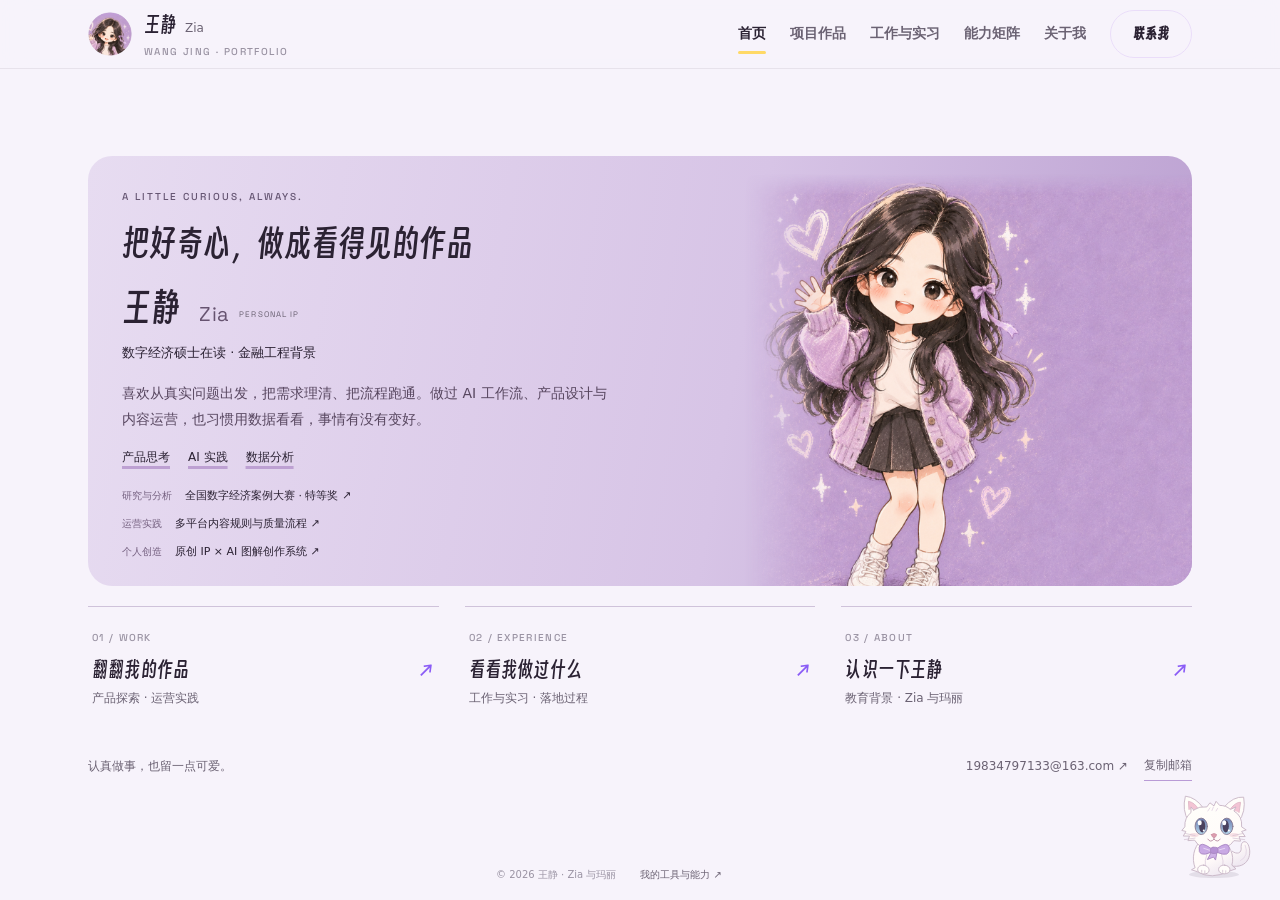
<file: index.html>
<!DOCTYPE html>
<html lang="zh-CN"><head><meta charset="UTF-8"><meta name="viewport" content="width=device-width, initial-scale=1.0">
<title>zia的实践</title><meta name="description" content="王静的个人作品集。数字经济硕士在读，金融工程背景，记录产品探索、AI 工作流与运营实践。"><link rel="stylesheet" href="assets/style.css?v=panel-2"><link rel="stylesheet" href="assets/tour.css?v=1"><link rel="stylesheet" href="assets/home-sketch.css?v=1"><link rel="stylesheet" href="assets/evidence.css?v=1"></head>
<body class="home-compact" data-narrator="主人的作品在这里，挑一个看看？"><header>
  <div class="wrap nav">
    <a class="brand" href="index.html">
      <img src="assets/xiaozhi-purple-avatar.png" alt="小知头像">
      <span>王静 <em>Zia</em><small>WANG JING · PORTFOLIO</small></span>
    </a>
    <nav class="nav-links">
      <a href="index.html" class="active">首页</a>
      <a href="projects.html">项目作品</a>
      <a href="experience.html">工作与实习</a>
      <a href="skills.html">能力矩阵</a>
      <a href="about.html">关于我</a>
      <a href="contact.html" class="btn btn-coral nav-cta">联系我</a>
    </nav>
  </div>
</header>
<main class="home-main wrap">
 
 <div class="home-profile sketch-hero">
  <div class="profile-copy"><div class="home-intro"><span class="home-kicker">A LITTLE CURIOUS, ALWAYS.</span><h1>把好奇心，做成看得见的作品<span></span></h1></div><div class="identity"><h2>王静</h2><span class="persona-name">Zia <small>PERSONAL IP</small></span></div>
   <p class="profile-school">数字经济硕士在读 · 金融工程背景</p>
   <p class="profile-summary">喜欢从真实问题出发，把需求理清、把流程跑通。<br class="desktop-break">做过 AI 工作流、产品设计与内容运营，<br class="desktop-break">也习惯用数据看看，事情有没有变好。</p>
   <div class="profile-topics"><span>产品思考</span><span>AI 实践</span><span>数据分析</span></div>
   <div class="milestone-list" aria-label="代表经历"><a href="projects.html#business-analysis"><b>研究与分析</b><span>全国数字经济案例大赛 · 特等奖 ↗</span></a><a href="projects.html#agent-workflow"><b>运营实践</b><span>多平台内容规则与质量流程 ↗</span></a><a href="projects.html#code-story"><b>个人创造</b><span>原创 IP × AI 图解创作系统 ↗</span></a></div>
  </div>
  <div class="profile-art"><img src="assets/xiaozhi-purple-hello.png" alt="Zia，王静设计的个人 IP"></div>
 </div>

 <nav class="home-guide" aria-label="探索我的经历与作品">
  <a href="projects.html"><span class="guide-no">01 / WORK</span><h3>翻翻我的作品 <span>↗</span></h3><p>产品探索 · 运营实践</p></a>
  <a href="experience.html"><span class="guide-no">02 / EXPERIENCE</span><h3>看看我做过什么 <span>↗</span></h3><p>工作与实习 · 落地过程</p></a>
  <a href="about.html"><span class="guide-no">03 / ABOUT</span><h3>认识一下王静 <span>↗</span></h3><p>教育背景 · Zia 与玛丽</p></a>
 </nav>
 <div class="home-bottom"><span>认真做事，也留一点可爱。</span><div><a href="mailto:19834797133@163.com">19834797133@163.com ↗</a><button data-copy="19834797133@163.com" class="email-copy">复制邮箱</button></div></div>
</main>
<footer class="home-footer">© 2026 王静 · Zia 与玛丽 <a href="skills.html">我的工具与能力 ↗</a></footer>
<div class="narrator hide" id="narrator">
  <div class="bubble" id="narratorBubble" role="region" aria-label="玛丽的网页导览" aria-live="polite" hidden><b>玛丽：</b><span id="narratorText"></span></div>
  <button class="cat-btn" id="catBtn" aria-label="点击玛丽，选择网页导览" aria-expanded="false" aria-controls="narratorBubble"><div class="marie-slot"></div></button>
</div>
<script src="assets/main.js?v=marie-tour-1"></script><script src="assets/tour.js?v=zia-2"></script><script src="assets/evidence.js?v=1"></script></body></html>
</file>
<file: assets/style.css>
/* ============================================================
   小芝设计系统 v1.0 —— 王静（小知）个人作品集
   奶紫白 #F7F3FB 60 / 墨紫 #2B2233 30 / 正紫 #8B5CF6 10
   辅：紫雾 #EADDF9 · 奶白 #FAF0E6 · 奶油黄 #FFD966
       藕荷粉 #F5C2D8（玛丽猫专属）· 青绿 #2FA39A（仅数据）
   规范见 design-system/brand-dna.md
   ============================================================ */

/* ---------- 字体：全部免费商用，自托管 ---------- */
@font-face {
  font-family: 'Smiley Sans';
  src: url('fonts/SmileySans-Oblique.woff2') format('woff2');
  font-weight: 400;
  font-style: normal;
  font-display: swap;
}
@font-face {
  font-family: 'Space Grotesk';
  src: url('fonts/space-grotesk-400.woff2') format('woff2');
  font-weight: 400; font-display: swap;
}
@font-face {
  font-family: 'Space Grotesk';
  src: url('fonts/space-grotesk-500.woff2') format('woff2');
  font-weight: 500; font-display: swap;
}
@font-face {
  font-family: 'Space Grotesk';
  src: url('fonts/space-grotesk-700.woff2') format('woff2');
  font-weight: 700; font-display: swap;
}

:root {
  --paper: #F7F3FB;
  --card: #FFFFFF;
  --ink: #2B2233;
  --ink-soft: #6B6273;
  --ink-faint: #9A93A3;
  --purple: #8B5CF6;
  --purple-deep: #7440E0;
  --purple-mist: #EADDF9;
  --purple-mid: #B99BD6;
  --cream: #FAF0E6;
  --butter: #FFD966;
  --pink: #F5C2D8;
  --pink-ink: #8A4A66;
  --teal: #2FA39A;
  --line: rgba(43, 34, 51, .08);
  --radius: 22px;
  --radius-sm: 14px;
  --shadow: 0 12px 34px rgba(43, 34, 51, .07);
  --shadow-hover: 0 22px 50px rgba(43, 34, 51, .13);
  --font-display: 'Smiley Sans', 'Noto Sans SC', 'PingFang SC', 'Microsoft YaHei', system-ui, sans-serif;
  --font-body: 'Noto Sans SC', 'PingFang SC', 'Hiragino Sans GB', 'Microsoft YaHei', system-ui, sans-serif;
  --font-hand: 'LXGW WenKai Screen R', 'LXGW WenKai', KaiTi, 'Kaiti SC', serif;
  --font-en: 'Space Grotesk', 'Noto Sans SC', system-ui, sans-serif;
}

* { margin: 0; padding: 0; box-sizing: border-box; }
html { scroll-behavior: smooth; }
body {
  font-family: var(--font-body);
  background: var(--paper);
  color: var(--ink);
  line-height: 1.8;
  font-size: 16.5px;
  overflow-x: hidden;
  -webkit-font-smoothing: antialiased;
}
::selection { background: var(--butter); color: var(--ink); }
a { color: inherit; text-decoration: none; }
img { display: block; max-width: 100%; }
.wrap { max-width: 1160px; margin: 0 auto; padding: 0 28px; }
section { padding: clamp(60px, 8vh, 110px) 0; }

/* 标题一律得意黑（窄 + 斜 + 粗） */
h1, h2, h3, h4, .display {
  font-family: var(--font-display);
  font-weight: 400;
  letter-spacing: .01em;
  line-height: 1.2;
}

/* ---------- 通用元件 ---------- */
.btn {
  display: inline-flex; align-items: center; gap: 8px;
  padding: 13px 28px; border-radius: 999px;
  font-family: var(--font-display); font-size: 16px;
  cursor: pointer; border: 1.5px solid transparent;
  transition: transform .2s ease, background .2s ease, color .2s ease;
}
.btn-coral { background: var(--purple); color: #fff; }
.btn-coral:hover { background: var(--purple-deep); transform: translateY(-2px); }
.btn-ghost { background: transparent; border-color: var(--ink); color: var(--ink); }
.btn-ghost:hover { background: var(--ink); color: #fff; transform: translateY(-2px); }
.btn-pink { background: var(--ink); color: #fff; }
.btn-pink:hover { background: var(--purple-deep); transform: translateY(-2px); }

.chip {
  display: inline-flex; align-items: center; gap: 5px;
  padding: 4px 13px; border-radius: 999px;
  font-size: 12.5px; font-weight: 600; font-family: var(--font-en);
  background: var(--purple-mist); color: var(--purple-deep);
}
.chip.blue { background: rgba(47, 163, 154, .12); color: #1F7A73; }
.chip.pink { background: rgba(255, 217, 102, .38); color: #8A6A12; }
.chip.plain { background: rgba(43, 34, 51, .06); color: var(--ink-soft); }

.eyebrow {
  display: inline-flex; align-items: center; gap: 9px;
  font-family: var(--font-en); font-weight: 700; font-size: 13.5px;
  color: var(--purple-deep); letter-spacing: .12em; text-transform: uppercase;
}
.eyebrow::before { content: ""; width: 24px; height: 3px; border-radius: 2px; background: var(--purple); }
h2.sec-title { font-size: clamp(1.6rem, 3.6vw, 2.5rem); margin: 12px 0 14px; }
.sec-sub { color: var(--ink-soft); max-width: 660px; font-size: 15.5px; }
.num-hl { color: var(--purple); font-family: var(--font-display); }

/* 小知主讲块（DNA §8：不用左侧竖线装饰，靠人物头像 + 淡紫底识别） */
.xz-say {
  position: relative; background: #F7F2FE; border-radius: var(--radius);
  padding: 22px 26px 24px;
}
.xz-say .who {
  display: flex; align-items: center; gap: 9px;
  font-family: var(--font-display); font-size: 14px; color: var(--purple-deep); margin-bottom: 8px;
}
.xz-say .who img { width: 28px; height: 28px; border-radius: 50%; object-fit: cover; }

/* 玛丽猫旁注（藕荷粉专属 · 每页 ≤2 处 · ≤40 字） */
.marie-note {
  position: relative; background: #FDF2F7;
  border: 2px dashed var(--pink); border-radius: 16px 16px 16px 4px;
  padding: 13px 18px 13px 44px; font-size: 13.5px; color: var(--pink-ink);
  font-family: var(--font-hand); line-height: 1.7;
}
.marie-note .paw { position: absolute; left: 13px; top: 14px; width: 21px; height: 21px; }
.marie-note b { font-family: var(--font-body); color: var(--pink-ink); }
.marie-slot { display: flex; align-items: center; justify-content: center; }
.marie-slot img, .marie-slot svg { width: 100%; height: 100%; object-fit: contain; }
/* 玛丽猫字标：没有真图时的正式形态（藕荷粉专属） */
.marie-mark {
  display: flex; align-items: center; justify-content: center;
  width: 100%; height: 100%; border-radius: 50%;
  background: #FDF2F7; border: 2px solid var(--pink); color: var(--pink-ink);
  font-family: var(--font-hand); font-size: 26px; line-height: 1;
}

/* ---------- 导航 ---------- */
header {
  position: sticky; top: 0; z-index: 60;
  background: rgba(247, 243, 251, .9);
  backdrop-filter: blur(14px);
  border-bottom: 1px solid var(--line);
}
.nav { display: flex; align-items: center; justify-content: space-between; min-height: 74px; gap: 18px; }
.brand { display: flex; align-items: center; gap: 12px; font-family: var(--font-display); font-size: 20px; flex: none; }
.brand img { width: 44px; height: 44px; border-radius: 50%; object-fit: cover; }
.brand small {
  display: block; font-family: var(--font-en); font-size: 10px;
  color: var(--ink-faint); font-weight: 500; letter-spacing: .14em;
}
.nav-links { display: flex; align-items: center; gap: 26px; font-size: 15px; font-weight: 600; }
.nav-links a { position: relative; padding: 6px 0; color: var(--ink-soft); transition: color .2s; white-space: nowrap; }
.nav-links a:hover { color: var(--ink); }
.nav-links a::after {
  content: ""; position: absolute; left: 50%; bottom: -1px; width: 0; height: 3px; border-radius: 2px;
  background: var(--butter); transition: all .25s ease; transform: translateX(-50%);
}
.nav-links a:hover::after, .nav-links a.active::after { width: 100%; }
.nav-links a.active { color: var(--ink); }
.nav-cta { color: #fff !important; padding: 10px 22px !important; font-size: 14.5px; }
.nav-cta::after { display: none; }

/* 手机端：导航变成一条可横滑的条 —— 不再隐藏导航 */
@media (max-width: 900px) {
  .nav { flex-wrap: wrap; padding-top: 12px; padding-bottom: 0; }
  .nav-links {
    order: 3; width: 100%; gap: 18px; font-size: 13.5px;
    overflow-x: auto; padding: 4px 0 12px;
    scrollbar-width: none; -webkit-overflow-scrolling: touch;
  }
  .nav-links::-webkit-scrollbar { display: none; }
  .nav-cta { padding: 8px 18px !important; }
}

/* ---------- Hero ---------- */
.hero { padding: clamp(52px, 7vh, 92px) 0 clamp(40px, 6vh, 72px); }
.hero-grid { display: grid; grid-template-columns: 1.08fr .92fr; gap: clamp(36px, 5vw, 64px); align-items: center; }
.hero-badge {
  display: inline-flex; align-items: center; gap: 8px; background: var(--card);
  border-radius: 999px; padding: 7px 16px; font-size: 13.5px; font-weight: 600;
}
.hero-badge .dot { width: 9px; height: 9px; border-radius: 50%; background: var(--purple); animation: pulse 1.9s infinite; }
@keyframes pulse { 0%,100% { box-shadow: 0 0 0 0 rgba(139,92,246,.45); } 55% { box-shadow: 0 0 0 9px rgba(139,92,246,0); } }
.hero h1 {
  font-size: clamp(2.4rem, 5.6vw, 4.4rem);
  line-height: 1.14; margin: 24px 0 18px; letter-spacing: -.005em;
}
.hero h1 .hl { position: relative; color: var(--purple-deep); white-space: nowrap; }
.hero h1 .hl svg { position: absolute; left: 0; bottom: -8px; width: 100%; height: 14px; }
.hero p.lead { font-size: 17px; color: var(--ink-soft); max-width: 540px; }
.hero p.lead b { color: var(--ink); }
.hero-cta { display: flex; gap: 14px; margin-top: 32px; flex-wrap: wrap; }
.hero-stats { display: flex; gap: clamp(22px, 3vw, 40px); margin-top: 42px; flex-wrap: wrap; }
.hero-stats .stat b { font-family: var(--font-display); font-size: clamp(20px, 2.4vw, 27px); color: var(--purple); display: block; }
.hero-stats .stat span { font-size: 12.5px; color: var(--ink-soft); }

.stage { position: relative; display: flex; justify-content: center; }
.stage .halo {
  position: relative; width: min(400px, 88%); aspect-ratio: 1; border-radius: 50%;
  background: var(--purple-mid); box-shadow: 0 26px 60px rgba(43,34,51,.12);
  display: flex; align-items: center; justify-content: center; overflow: hidden;
}
.stage .halo img { width: 100%; height: 100%; object-fit: cover; cursor: zoom-in; transition: transform .5s ease; }
.stage .halo:hover img { transform: scale(1.05); }
.float-tag {
  position: absolute; background: var(--card); border-radius: 14px; padding: 8px 15px;
  font-family: var(--font-display); font-size: 13.5px; box-shadow: var(--shadow);
  animation: float 4.6s ease-in-out infinite; white-space: nowrap;
}
.float-tag.blue { color: #1F7A73; } .float-tag.coral { color: var(--purple-deep); } .float-tag.pink { color: #8A6A12; }
.ft1 { top: 6%; left: 0; animation-delay: .2s; }
.ft2 { top: 40%; right: 0; animation-delay: 1.1s; }
.ft3 { bottom: 9%; left: 2%; animation-delay: 2s; }
@keyframes float { 0%,100% { transform: translateY(0); } 50% { transform: translateY(-11px); } }
.sparkle { position: absolute; color: var(--purple); animation: twinkle 2.8s ease-in-out infinite; }
@keyframes twinkle { 0%,100% { opacity: .2; transform: scale(.85); } 50% { opacity: 1; transform: scale(1.15); } }
.hero-marie { margin-top: 26px; max-width: 430px; }
@media (max-width: 880px) {
  .hero-grid { grid-template-columns: 1fr; gap: 40px; }
  .ft1 { left: 2%; } .ft2 { right: 2%; } .ft3 { left: 4%; }
}

/* ---------- 节奏点：整幅插画出血（招牌手法） ---------- */
.showcase { display: grid; grid-template-columns: 1fr 1fr; background: var(--cream); align-items: stretch; }
.showcase__art { position: relative; min-height: 340px; }
.showcase__art img { width: 100%; height: 100%; object-fit: cover; object-position: center 22%; }
.showcase__body { padding: clamp(34px, 5.5vw, 78px); display: flex; flex-direction: column; justify-content: center; gap: 16px; }
.showcase__body h3 { font-size: clamp(1.5rem, 3.2vw, 2.2rem); }
.showcase__body p { color: var(--ink-soft); font-size: 15.5px; max-width: 480px; }
@media (max-width: 820px) {
  .showcase { grid-template-columns: 1fr; }
  .showcase__art { min-height: 250px; max-height: 320px; }
}

/* ---------- 节奏点：全宽色带 / 一屏大字 ---------- */
.band--mist { background: var(--purple-mist); }
.band--cream { background: var(--cream); }
.band--ink { background: var(--ink); color: #fff; }
.band--ink .sec-sub, .band--ink p { color: rgba(255,255,255,.72); }
.band--ink h2, .band--ink h3 { color: #fff; }

.statement { text-align: center; padding: clamp(56px, 11vh, 130px) 28px; }
.statement p {
  font-family: var(--font-display);
  font-size: clamp(1.6rem, 4.4vw, 3.1rem);
  line-height: 1.28; max-width: 20ch; margin: 0 auto; letter-spacing: -.01em;
}
.statement em { font-style: normal; color: var(--purple); }
.band--ink .statement em { color: var(--butter); }
.statement .sig {
  font-family: var(--font-hand); font-size: .95rem;
  color: var(--ink-faint); margin-top: 22px; letter-spacing: .04em;
}
.band--ink .statement .sig { color: rgba(255,255,255,.5); }

/* ---------- 首页导览卡 ---------- */
.nav-cards { display: grid; grid-template-columns: repeat(3, 1fr); gap: 20px; margin-top: 46px; }
@media (max-width: 980px) { .nav-cards { grid-template-columns: repeat(2, 1fr); } }
@media (max-width: 620px) { .nav-cards { grid-template-columns: 1fr; } }
.nav-card {
  display: block; background: var(--card); border-radius: var(--radius);
  box-shadow: var(--shadow); padding: 28px 26px 24px; position: relative; overflow: hidden;
  transition: transform .26s ease, box-shadow .26s ease;
}
.nav-card:hover { transform: translateY(-6px); box-shadow: var(--shadow-hover); }
.nav-card .ic {
  width: auto; height: auto; margin-bottom: 18px;
  font-family: var(--font-en); font-weight: 700; font-size: 13px;
  letter-spacing: .16em; color: var(--purple);
  border-bottom: 2px solid var(--purple-mist); padding-bottom: 6px; display: inline-block;
}
.nav-card .ic svg { width: 22px; height: 22px; display: block; }
.nav-card h3 { font-size: 19px; margin-bottom: 7px; }
.nav-card p { font-size: 13.5px; color: var(--ink-soft); line-height: 1.7; }
.nav-card .arrow {
  position: absolute; right: 24px; bottom: 20px; font-family: var(--font-display);
  color: var(--purple); transition: transform .25s ease; font-size: 17px;
}
.nav-card:hover .arrow { transform: translateX(6px); }
.nav-card .mini { display: flex; gap: 7px; margin-top: 14px; flex-wrap: wrap; }
.nav-card.cat { background: #FDF2F7; }
.nav-card.cat .arrow { color: var(--pink-ink); }

/* ---------- 内页页头 ---------- */
.page-hero { padding: clamp(48px, 6vh, 82px) 0 8px; }
.page-hero h1 { font-size: clamp(2rem, 4.6vw, 3.4rem); margin: 14px 0 16px; }
.page-hero .sec-sub { margin-bottom: 24px; }
.page-hero .marie-note { max-width: 620px; }

/* ---------- 项目案例卡 ---------- */
.case-list { display: flex; flex-direction: column; gap: 26px; margin-top: 44px; }
.case-card {
  background: var(--card); border-radius: var(--radius); box-shadow: var(--shadow);
  padding: 32px; position: relative; overflow: hidden;
  display: grid; grid-template-columns: 1fr 236px; gap: 28px;
  transition: transform .26s ease, box-shadow .26s ease;
}
@media (max-width: 840px) { .case-card { grid-template-columns: 1fr; padding: 24px; } }
.case-card:hover { box-shadow: var(--shadow-hover); }
.case-card .c-index {
  position: absolute; top: -18px; right: 12px; font-family: var(--font-display);
  font-size: 92px; color: rgba(139, 92, 246, .09); line-height: 1; pointer-events: none;
}
.case-card h3 { font-size: 22px; margin: 8px 0 5px; }
.case-card .role { font-size: 13px; color: var(--ink-soft); margin-bottom: 12px; }
.case-card .role b { color: var(--purple-deep); }
.case-card p { font-size: 14.5px; color: var(--ink-soft); }
.case-card p b { color: var(--ink); }
.case-card .tags { display: flex; gap: 8px; flex-wrap: wrap; margin-top: 16px; }
.case-side {
  background: var(--purple-mist); border-radius: var(--radius-sm); padding: 20px;
  display: flex; flex-direction: column; justify-content: center; gap: 14px;
}
.case-side.blue-side { background: rgba(47, 163, 154, .1); }
.case-side .m b { font-family: var(--font-display); font-size: 26px; color: var(--purple); display: block; }
.case-side .m span { font-size: 12px; color: var(--ink-soft); line-height: 1.5; }
.case-side .m + .m { border-top: 1.5px dashed var(--line); padding-top: 12px; }
.case-card .marie-note { grid-column: 1 / -1; margin-top: 4px; }

/* 项目内嵌流程图 */
.flow { margin-top: 18px; }
.flow-steps { display: grid; grid-template-columns: repeat(5, 1fr); gap: 12px; }
@media (max-width: 900px) { .flow-steps { grid-template-columns: repeat(3, 1fr); } }
@media (max-width: 520px) { .flow-steps { grid-template-columns: repeat(2, 1fr); } }
.fstep {
  background: var(--paper); border-radius: var(--radius-sm); padding: 14px 12px; text-align: center;
  transition: transform .25s ease, background .25s ease;
}
.fstep:hover { transform: translateY(-4px); background: var(--purple-mist); }
.fstep .num {
  width: 42px; height: 42px; margin: 0 auto 10px; border-radius: 50%;
  background: var(--card); display: flex; align-items: center; justify-content: center;
  font-family: var(--font-en); font-weight: 700; font-size: 15px; color: var(--purple);
}
.fstep h4 { font-size: 14.5px; margin-bottom: 4px; }
.fstep p { font-size: 12px; color: var(--ink-soft); line-height: 1.55; }

/* ---------- 实习经历时间线 ---------- */
.exp-tl { margin-top: 44px; position: relative; padding-left: 34px; }
.exp-tl::before {
  content: ""; position: absolute; left: 10px; top: 10px; bottom: 10px; width: 2px; border-radius: 2px;
  background: linear-gradient(var(--purple), var(--purple-mid), var(--butter));
}
.exp-item { position: relative; padding: 0 0 34px 24px; }
.exp-item::before {
  content: ""; position: absolute; left: -34px; top: 9px; width: 14px; height: 14px; border-radius: 50%;
  background: var(--purple); box-shadow: 0 0 0 4px var(--paper);
}
.exp-item:nth-child(2)::before { background: var(--purple-mid); }
.exp-item:nth-child(3)::before { background: var(--butter); }
.exp-card { background: var(--card); border-radius: var(--radius); box-shadow: var(--shadow); padding: 28px; }
.exp-card .head { display: flex; justify-content: space-between; align-items: flex-start; gap: 14px; flex-wrap: wrap; margin-bottom: 6px; }
.exp-card h3 { font-size: 20px; }
.exp-card .time {
  font-family: var(--font-en); font-size: 12.5px; font-weight: 700; color: var(--purple-deep);
  background: var(--purple-mist); padding: 4px 12px; border-radius: 999px; white-space: nowrap;
}
.exp-card .duty { font-size: 13.5px; color: var(--ink-soft); margin-bottom: 14px; }
.exp-card ul { list-style: none; display: flex; flex-direction: column; gap: 12px; }
.exp-card li { position: relative; padding-left: 20px; font-size: 14px; color: var(--ink-soft); line-height: 1.75; }
.exp-card li::before {
  content: ""; position: absolute; left: 0; top: 10px; width: 7px; height: 7px;
  border-radius: 2px; background: var(--purple-mid);
}
.exp-card li b { color: var(--ink); }

/* ---------- 能力矩阵 ---------- */
.skill-grid { display: grid; grid-template-columns: repeat(2, 1fr); gap: 20px; margin-top: 44px; }
@media (max-width: 780px) { .skill-grid { grid-template-columns: 1fr; } }
.skill-card {
  background: var(--card); border-radius: var(--radius); box-shadow: var(--shadow); padding: 26px;
  transition: transform .25s ease, box-shadow .25s ease;
}
.skill-card:hover { transform: translateY(-4px); box-shadow: var(--shadow-hover); }
.skill-card .top { display: flex; align-items: center; gap: 14px; margin-bottom: 8px; }
.skill-card .icon {
  width: 46px; height: 46px; border-radius: var(--radius-sm); flex: none;
  display: flex; align-items: center; justify-content: center;
  font-family: var(--font-en); font-weight: 700; font-size: 13px; color: var(--purple-deep);
  background: var(--purple-mist);
}
.skill-card h3 { font-size: 18px; }
.skill-card .en { font-family: var(--font-en); font-size: 11.5px; color: var(--ink-faint); letter-spacing: .1em; }
.skill-card .desc { font-size: 13.5px; color: var(--ink-soft); margin-bottom: 4px; }
.bar { height: 8px; border-radius: 5px; background: rgba(43,34,51,.07); overflow: hidden; margin: 14px 0 12px; }
.bar i { display: block; height: 100%; border-radius: 5px; width: 0; transition: width 1.1s cubic-bezier(.22,1,.36,1); }
.bar.coral i { background: var(--purple); }
.bar.blue i { background: var(--teal); }
.bar.pink i { background: var(--purple-mid); }
.skill-card .kw { display: flex; gap: 8px; flex-wrap: wrap; }

.honor-grid { display: grid; grid-template-columns: repeat(3, 1fr); gap: 18px; margin-top: 34px; }
@media (max-width: 820px) { .honor-grid { grid-template-columns: repeat(2, 1fr); } }
@media (max-width: 520px) { .honor-grid { grid-template-columns: 1fr; } }
.honor {
  background: var(--card); border-radius: var(--radius-sm); box-shadow: var(--shadow); padding: 20px;
  display: flex; gap: 14px; align-items: flex-start; transition: transform .25s ease;
}
.honor:hover { transform: translateY(-3px); }
.honor .medal {
  font-family: var(--font-en); font-weight: 700; font-size: 12px; color: var(--purple-deep);
  background: var(--purple-mist); border-radius: 8px; padding: 5px 9px; flex: none;
}
.honor h4 { font-size: 15.5px; margin-bottom: 3px; }
.honor p { font-size: 12.5px; color: var(--ink-soft); }

/* ---------- 关于我 ---------- */
.about-grid { display: grid; grid-template-columns: 330px 1fr; gap: 40px; margin-top: 44px; align-items: start; }
@media (max-width: 860px) { .about-grid { grid-template-columns: 1fr; } }
.about-photo {
  background: var(--card); border-radius: var(--radius); box-shadow: var(--shadow);
  padding: 24px; text-align: center; position: relative;
}
.about-photo img.main { width: 100%; border-radius: var(--radius-sm); }
.about-photo .marie-corner { position: absolute; right: -22px; bottom: -22px; width: 84px; height: 84px; animation: float 4s ease-in-out infinite; }
.fact-chips { display: flex; gap: 8px; flex-wrap: wrap; justify-content: center; margin-top: 14px; }
.edu-card { background: var(--card); border-radius: var(--radius); box-shadow: var(--shadow); padding: 26px 28px; margin-bottom: 18px; }
.edu-card .head { display: flex; justify-content: space-between; align-items: center; gap: 12px; flex-wrap: wrap; }
.edu-card h3 { font-size: 19px; }
.edu-card .deg {
  font-family: var(--font-en); font-size: 12.5px; font-weight: 700; color: var(--purple-deep);
  background: var(--purple-mist); padding: 3px 12px; border-radius: 999px;
}
.edu-card .time { font-size: 12.5px; color: var(--ink-faint); }
.edu-card p { font-size: 14px; color: var(--ink-soft); margin-top: 10px; }
.edu-card p b { color: var(--ink); }

.duo { display: grid; grid-template-columns: 1fr 1fr; gap: 20px; margin-top: 44px; }
@media (max-width: 780px) { .duo { grid-template-columns: 1fr; } }
.duo-card { border-radius: var(--radius); padding: 28px; display: flex; gap: 22px; align-items: center; }
.duo-card.xz { background: var(--card); box-shadow: var(--shadow); }
.duo-card.mr { background: #FDF2F7; border: 2px dashed var(--pink); }
.duo-card .avatar { width: 116px; height: 116px; flex: none; display: flex; align-items: center; justify-content: center; }
.duo-card.xz .avatar img { width: 116px; cursor: zoom-in; }
.duo-card h3 { font-size: 20px; margin-bottom: 6px; }
.duo-card.mr h3 { color: var(--pink-ink); }
.duo-card p { font-size: 13.5px; color: var(--ink-soft); line-height: 1.75; font-family: var(--font-hand); }
.duo-card.xz p { font-family: var(--font-body); }
.duo-card.mr p { color: var(--pink-ink); }

/* ---------- 联系页 ---------- */
.contact-grid { display: grid; grid-template-columns: 1.1fr .9fr; gap: 34px; margin-top: 44px; align-items: start; }
@media (max-width: 860px) { .contact-grid { grid-template-columns: 1fr; } }
.contact-card-big {
  background: var(--card); border-radius: var(--radius); box-shadow: var(--shadow);
  padding: 42px 36px; position: relative; overflow: hidden;
}
.contact-card-big h2 { font-size: clamp(1.6rem, 3.4vw, 2.2rem); margin-bottom: 10px; }
.contact-card-big > p { color: var(--ink-soft); font-size: 15px; margin-bottom: 26px; }
.c-method {
  display: flex; align-items: center; gap: 16px; background: var(--paper);
  border-radius: var(--radius-sm); padding: 16px 20px; margin-bottom: 12px;
}
.c-method .ic {
  width: 44px; height: 44px; border-radius: 12px; flex: none; background: var(--purple-mist);
  display: flex; align-items: center; justify-content: center;
  font-family: var(--font-en); font-weight: 700; font-size: 12px; color: var(--purple-deep);
}
.c-method .info { flex: 1; min-width: 0; }
.c-method .label { font-size: 12px; color: var(--ink-faint); }
.c-method .val { font-family: var(--font-display); font-size: 16px; word-break: break-all; }
.c-method .act {
  flex: none; font-family: var(--font-display); font-size: 13.5px; color: var(--purple-deep);
  cursor: pointer; border: 1.5px solid var(--purple); border-radius: 999px;
  padding: 6px 16px; background: transparent; transition: all .2s ease;
}
.c-method .act:hover { background: var(--purple); color: #fff; }
.intent-card { background: var(--card); border-radius: var(--radius); box-shadow: var(--shadow); padding: 30px; }
.intent-card h3 { font-size: 19px; margin-bottom: 16px; }
.intent-item { display: flex; gap: 14px; align-items: flex-start; padding: 14px 0; }
.intent-item + .intent-item { border-top: 1.5px dashed var(--line); }
.intent-item .dot { width: 11px; height: 11px; border-radius: 50%; margin-top: 9px; flex: none; background: var(--purple); }
.intent-item:nth-child(2) .dot { background: var(--purple-mid); }
.intent-item:nth-child(3) .dot { background: var(--butter); }
.intent-item h4 { font-size: 16px; }
.intent-item p { font-size: 13px; color: var(--ink-soft); }

/* ---------- 页脚 ---------- */
footer { padding: 36px 0 48px; text-align: center; font-size: 13px; color: var(--ink-faint); }
footer .pawline { display: flex; justify-content: center; gap: 8px; margin-bottom: 14px; }
footer .pawline span { width: 9px; height: 9px; border-radius: 50%; }
footer .pawline span:nth-child(1) { background: var(--purple); }
footer .pawline span:nth-child(2) { background: var(--purple-mid); }
footer .pawline span:nth-child(3) { background: var(--butter); }
footer a { color: var(--purple-deep); font-weight: 600; }

/* ---------- 玛丽讲解员（常驻气泡） ---------- */
.narrator { position: fixed; right: 24px; bottom: 24px; z-index: 80; display: flex; flex-direction: column; align-items: flex-end; gap: 12px; }
.narrator .bubble {
  max-width: 274px; background: #FDF2F7; border: 2px dashed var(--pink);
  border-radius: 16px 16px 4px 16px; box-shadow: var(--shadow-hover);
  padding: 14px 16px; font-family: var(--font-hand); font-size: 13.5px; color: var(--pink-ink);
  transform-origin: bottom right; transition: transform .3s ease, opacity .3s ease;
}
.narrator .bubble b { font-family: var(--font-body); color: var(--pink-ink); }
.narrator.hide .bubble { transform: scale(.6); opacity: 0; pointer-events: none; }
.narrator .cat-btn {
  width: 60px; height: 60px; border-radius: 50%; border: 2.5px solid var(--pink);
  background: #fff; box-shadow: 0 10px 26px rgba(245,194,216,.55); cursor: pointer;
  display: flex; align-items: center; justify-content: center; padding: 6px; overflow: hidden;
  transition: transform .25s ease; animation: float 4.2s ease-in-out infinite;
}
.narrator .cat-btn:hover { transform: scale(1.08); }
.narrator .cat-btn img, .narrator .cat-btn svg { width: 100%; height: 100%; object-fit: contain; }
@media (max-width: 620px) { .narrator .bubble { max-width: 210px; font-size: 12.5px; } }

/* ---------- 滚动显现 ---------- */
.reveal { opacity: 0; transform: translateY(26px); transition: opacity .7s ease, transform .7s cubic-bezier(.22,1,.36,1); }
.reveal.in { opacity: 1; transform: none; }

/* ---------- Lightbox ---------- */
.lightbox {
  position: fixed; inset: 0; z-index: 100; background: rgba(43,34,51,.78); backdrop-filter: blur(6px);
  display: flex; align-items: center; justify-content: center; opacity: 0; pointer-events: none; transition: opacity .3s ease;
}
.lightbox.open { opacity: 1; pointer-events: auto; }
.lightbox img {
  max-width: min(88vw, 560px); border-radius: var(--radius); background: #fff; padding: 12px;
  box-shadow: 0 30px 80px rgba(0,0,0,.4); transform: scale(.92); transition: transform .3s ease;
}
.lightbox.open img { transform: scale(1); }
.lightbox .close {
  position: absolute; top: 26px; right: 30px; width: 44px; height: 44px; border-radius: 50%;
  background: #fff; border: none; font-size: 19px; cursor: pointer; color: var(--ink);
}

/* ---------- 页内工具 ---------- */
.mt44 { margin-top: 44px; }
.two-col { display: grid; grid-template-columns: 1fr 1fr; gap: 20px; }
@media (max-width: 840px) { .two-col { grid-template-columns: 1fr; } }
.white-band { background: var(--card); }

/* 窄屏细调：插画收小、数据排成 2×2、导航不拥挤 */
@media (max-width: 620px) {
  .stage .halo { width: min(252px, 72%); }
  .float-tag { font-size: 12.5px; padding: 7px 12px; }
  .hero-stats { gap: 18px 26px; }
  .hero-stats .stat { min-width: 42%; }
  .hero h1 { font-size: clamp(2.05rem, 8.4vw, 2.6rem); }
  .hero p.lead { font-size: 15.5px; }
}

@media (prefers-reduced-motion: reduce) {
  *, *::before, *::after { animation-duration: .001ms !important; animation-iteration-count: 1 !important; transition-duration: .001ms !important; scroll-behavior: auto !important; }
}
/* Softer composition and purposeful motion */
@view-transition { navigation: auto; }
::view-transition-old(root) { animation: .22s ease both page-out; }
::view-transition-new(root) { animation: .38s ease both page-in; }
@keyframes page-out { to { opacity: 0; transform: translateY(-8px); } }
@keyframes page-in { from { opacity: 0; transform: translateY(12px); } }
:root { scroll-padding-top: 150px; }
section[id], article[id] { scroll-margin-top: 150px; }
.hero { position: relative; background: radial-gradient(ellipse at 82% 44%, #eaddf966, transparent 53%); }
.hero h1 { font-size: clamp(2.8rem, 5.4vw, 4.6rem); line-height: 1.2; }
.hero-grid > :first-child { animation: page-in .8s both; }
.stage { padding: 28px 0; isolation: isolate; }
.stage .halo { width: min(460px, 100%); aspect-ratio: 1; border-radius: 0; background: transparent; box-shadow: none; overflow: visible; }
.stage .halo img { object-fit: contain; border-radius: 0; mask-image: radial-gradient(ellipse 50% 49% at 50% 48%, #000 52%, #000b 68%, transparent 100%); -webkit-mask-image: radial-gradient(ellipse 50% 49% at 50% 48%, #000 52%, #000b 68%, transparent 100%); }
.stage .halo img:hover { transform: translateY(-5px) scale(1.025); }
.float-tag { box-shadow: 0 8px 24px #2b22330a; }
.float-tag.pink { background: var(--cream); color: var(--ink); }
.scroll-cue { display: inline-flex; align-items: center; gap: 18px; margin-top: 26px; font-size: 13px; color: var(--ink-soft); }
.scroll-cue span { display: inline-block; animation: float 2.8s ease-in-out infinite; }
.showcase { background: linear-gradient(180deg, var(--paper), var(--cream) 24%, var(--cream) 78%, var(--paper)); }
.showcase__art img { mask-image: linear-gradient(to right, #000 70%, transparent), linear-gradient(transparent, #000 15%, #000 85%, transparent); mask-composite: intersect; }
.track-intro { color: var(--ink-soft); padding-bottom: 30px; }
.track-nav { position: sticky; top: 74px; z-index: 40; display: flex; justify-content: center; gap: 12px; padding: 12px 24px; background: #f7f3fbed; backdrop-filter: blur(18px); border-block: 1px solid var(--line); }
.track-nav a { padding: 12px 24px; border-radius: 14px; transition: background .25s, color .25s, transform .25s; font-weight: 600; }
.track-nav a span { margin-left: 18px; font-size: 12px; font-weight: 400; opacity: .7; }
.track-nav a:hover { background: var(--purple-mist); transform: translateY(-2px); }
.track-nav a[aria-current] { color: #fff; background: var(--ink); }
.track-section { padding-block: clamp(54px, 8vw, 100px); }
#operations { background: linear-gradient(var(--paper), #eaddf961 18%, #eaddf961 85%, var(--paper)); }
.track-heading { display: flex; align-items: flex-start; gap: 30px; }
.track-number { font: 400 clamp(56px, 9vw, 100px)/1 var(--font-en); color: #b99bd688; }
.track-links { display: flex; flex-wrap: wrap; gap: 12px 24px; margin-top: 22px; font-size: 14px; }
.track-links a { border-bottom: 1px solid var(--purple-mid); transition: color .2s; }
.track-links a:hover { color: var(--purple-deep); }
.case-card:target { outline: 2px solid var(--purple-mid); outline-offset: 5px; }
.next-step { padding-block: 54px; display: flex; align-items: center; flex-wrap: wrap; gap: 18px; }
.next-step h2 { flex: 1 1 100%; margin-bottom: 12px; }
.back-top { position: fixed; left: 24px; bottom: 24px; z-index: 65; border: 1px solid var(--line); border-radius: 50%; width: 44px; height: 44px; background: #ffffffed; color: var(--ink); cursor: pointer; box-shadow: var(--shadow); opacity: 0; visibility: hidden; transform: translateY(10px); transition: .25s ease; }
.back-top.visible { opacity: 1; visibility: visible; transform: none; }
a:focus-visible, button:focus-visible, .zoomable:focus-visible { outline: 3px solid var(--purple); outline-offset: 5px; }
.reveal { opacity: 1; transform: none; }
.motion-ready .reveal { opacity: 0; transform: translateY(24px); }
.motion-ready .reveal.in { opacity: 1; transform: none; }
@media(max-width:900px) { .track-nav { top: var(--header-height, 120px); } :root { scroll-padding-top: 220px; } section[id], article[id] { scroll-margin-top: 220px; } }
@media(max-width:600px) { .track-nav { gap: 6px; padding: 8px 16px; } .track-nav a { flex: 1; text-align: center; padding: 10px 8px; font-size: 14px; } .track-nav a span { display: block; margin: 2px 0 0; font-size: 10px; } .track-heading { gap: 14px; } .track-number { font-size: 44px; } .track-heading .sec-title { font-size: 1.7rem; } .stage .halo { width: min(350px, 95%); } .back-top { left: 16px; bottom: 20px; } }
@media(prefers-reduced-motion:reduce) { .motion-ready .reveal { opacity: 1; transform: none; } ::view-transition-group(*), ::view-transition-old(*), ::view-transition-new(*) { animation: none !important; } }


/* Personal calling card — compact, calm, a little playful. */
.brand em { font: 12px var(--font-body); color: var(--ink-soft); font-style: normal; margin-left: 5px; }
.nav-cta { background: transparent; color: var(--ink) !important; border-color: var(--purple-mist); }
.nav-cta:hover { background: var(--purple-mist); }
.narrator { right: 22px; bottom: 20px; gap: 8px; }
.narrator .cat-btn { width: 56px; height: 56px; padding: 0; border: 2px solid #fff; box-shadow: 0 3px 16px #2b223312; animation: none; background: var(--purple-mist); overflow: hidden; }
.marie-slot { position: relative; overflow: hidden; width: 100%; height: 100%; border-radius: 50%; }
.marie-slot img, .narrator .cat-btn img { position: absolute; max-width: none; width: 330%; height: 330%; object-fit: cover; left: -170%; top: -155%; }
.narrator .bubble { background: #fffafc; border: 1px solid #e9d8e2; border-radius: 16px 16px 4px 16px; box-shadow: 0 8px 28px #2b22330c; max-width: 250px; padding: 12px 16px; }
.narrator .bubble[hidden] { display: none; }
.narrator .cat-btn:hover { transform: translateY(-3px) rotate(-5deg); }
.home-compact { min-height: 100svh; display: flex; flex-direction: column; background: #f7f3fb; }
.home-compact .nav { min-height: 68px; }
.home-compact .nav-links { gap: 24px; font-size: 14px; }
.home-main { width: 100%; flex: 1; display: flex; flex-direction: column; justify-content: center; padding-top: clamp(20px, 3vh, 36px); padding-bottom: 0; }
.home-intro { animation: page-in .65s ease both; }
.home-kicker { font: 500 11px var(--font-en); letter-spacing: .2em; color: var(--ink-soft); }
.home-intro h1 { margin-top: 13px; font-size: clamp(26px, 3.25vw, 44px); line-height: 1.3; letter-spacing: 0; white-space: nowrap; }
.home-intro h1 > span { color: var(--purple); }
.home-profile { display: grid; grid-template-columns: 1.15fr .85fr; gap: 30px; align-items: center; margin-top: 16px; }
.profile-copy { animation: page-in .7s .08s ease both; }
.identity { display: flex; align-items: baseline; gap: 18px; }
.identity h2 { font-size: clamp(30px, 3.5vw, 44px); }
.identity > span { font-size: 13px; color: var(--ink-soft); }
.profile-school { font-size: 14px; margin-top: 10px; color: var(--ink); }
.profile-summary { margin-top: 18px; font-size: 15px; line-height: 1.95; color: var(--ink-soft); }
.profile-topics { display: flex; gap: 18px; margin-top: 16px; font-size: 12px; color: var(--ink); }
.profile-topics span { text-decoration: underline; text-decoration-color: var(--purple-mist); text-underline-offset: 5px; text-decoration-thickness: 3px; }
.honor-line { display: inline-flex; flex-direction: column; gap: 3px; font-size: 13px; margin-top: 24px; transition: color .2s; }
.honor-line > span { font-size: 10px; letter-spacing: .08em; color: var(--ink-faint); }
.honor-line:hover { color: var(--purple-deep); }
.profile-art { position: relative; width: 100%; height: clamp(240px, 36vh, 350px); display: flex; align-items: center; justify-content: center; animation: page-in .9s .12s ease both; }
.profile-art > img { height: 116%; width: auto; max-width: 112%; object-fit: contain; mask-image: radial-gradient(ellipse 50% 50% at 50% 48%, #000 58%, #000b 73%, transparent 100%); }
.art-caption { position: absolute; bottom: 0; right: 4%; font-size: 10px; color: var(--ink-soft); letter-spacing: .05em; transform: rotate(-4deg); }
.home-guide { display: grid; grid-template-columns: repeat(3, 1fr); gap: 28px; margin-top: clamp(24px, 3.5vh, 40px); }
.home-guide > a { padding: 15px 0 12px; border-top: 1px solid #2b223322; position: relative; transition: transform .25s, border-color .25s; }
.home-guide > a:hover { transform: translateY(-4px); border-color: var(--purple); }
.guide-no { font: 500 10px var(--font-en); color: var(--ink-faint); letter-spacing: .13em; }
.home-guide h3 { font-size: 20px; margin: 10px 0 6px; display: flex; justify-content: space-between; gap: 12px; }
.home-guide h3 span { color: var(--purple); transition: transform .25s; }
.home-guide a:hover h3 span { transform: translate(3px,-3px); }
.home-guide p { font-size: 12px; color: var(--ink-soft); }
.home-bottom { margin-top: 18px; padding: 14px 0 8px; display: flex; justify-content: space-between; gap: 16px; align-items: center; font-size: 12px; color: var(--ink-soft); }
.home-bottom > div { display: flex; align-items: center; gap: 16px; }
.email-copy { background: transparent; border: 0; border-bottom: 1px solid var(--purple-mid); font: inherit; color: var(--ink-soft); cursor: pointer; padding: 3px 0; }
.home-footer { padding: 14px 90px 16px 28px; font-size: 10px; display: flex; justify-content: center; gap: 24px; }
.home-footer a { font-weight: 400; color: var(--ink-soft); }
.email-page { padding-top: clamp(55px, 10vh, 100px); padding-bottom: 70px; }
.email-page h1 { font-size: clamp(32px, 5vw, 58px); margin-block: 20px; }
.email-page > p { color: var(--ink-soft); }
.email-panel { margin-top: 40px; padding: 30px 0; border-block: 1px solid var(--line); max-width: 780px; }
.email-label { font-size: 12px; color: var(--ink-soft); display: block; }
.email-address { display: inline-block; font: 500 clamp(21px,4vw,38px) var(--font-en); margin: 18px 0 28px; overflow-wrap: anywhere; }
.email-actions { display: flex; flex-wrap: wrap; gap: 12px; }
.contact-back { display: inline-block; margin-top: 30px; font-size: 14px; color: var(--ink-soft); }
.duo-card.mr { background: #fcf8fb; border: 1px solid var(--line); }
.duo-card.mr .avatar { width: 100px; height: 100px; }
@media(min-width:901px) and (max-height:760px) { .home-main { padding-top: 14px; } .home-profile { margin-top: 10px; } .profile-art { height: 250px; } .profile-summary { margin-top: 12px; } .honor-line { margin-top: 16px; } .home-guide { margin-top: 18px; } .home-bottom { margin-top: 8px; padding-block: 8px; } .home-footer { padding-block: 10px; } }
@media(max-width:900px) { .home-compact .nav { padding-top: 10px; } .home-compact .nav-links { font-size: 12px; gap: 18px; } .home-main { padding-top: 26px; } .home-intro h1 { font-size: clamp(26px, 4.4vw, 36px); } .home-profile { grid-template-columns: 1.1fr .9fr; gap: 12px; } .profile-art { height: 300px; } .home-bottom { flex-wrap: wrap; } }
@media(max-width:600px) { .home-main { padding-inline: 22px; } .home-kicker { font-size: 9px; } .home-intro h1 { font-size: clamp(26px, 7vw, 36px); white-space: normal; max-width: 12em; text-wrap: balance; } .home-profile { display: grid; grid-template-columns: 1fr; margin-top: 24px; gap: 0; position: relative; } .profile-copy { padding-right: 0; } .identity h2 { font-size: 34px; } .profile-school { font-size: 13px; } .profile-summary { font-size: 14px; max-width: 29em; } .desktop-break { display: none; } .profile-topics { margin-top: 14px; } .honor-line { margin-top: 18px; } .profile-art { height: 220px; margin-top: 8px; } .profile-art > img { height: 115%; } .art-caption { bottom: 5px; right: 8%; font-size: 9px; } .home-guide { gap: 0; grid-template-columns: 1fr; margin-top: 18px; } .home-guide > a { display: grid; grid-template-columns: 1fr 1.8fr; column-gap: 14px; padding: 13px 0; align-items: center; } .guide-no { grid-row: span 2; font-size: 9px; } .home-guide h3 { margin: 0; font-size: 18px; } .home-guide p { margin-top: 4px; font-size: 11px; } .home-bottom { margin-top: 10px; font-size: 11px; gap: 8px; } .home-bottom > div { flex-wrap: wrap; gap: 12px; } .home-footer { padding: 18px 80px 22px 22px; gap: 8px; flex-wrap: wrap; justify-content: flex-start; } .narrator { right: 14px; bottom: 14px; } .narrator .cat-btn { width: 48px; height: 48px; } .email-page { padding-inline: 22px; } }
@media(prefers-reduced-motion:reduce) { .home-intro, .profile-copy, .profile-art { animation: none; } }
@media(max-width:600px) { .nav { position: relative; } .nav-links { gap: 15px; font-size: 12px; } .nav-links .nav-cta { position: absolute; right: 28px; top: 20px; font-size: 12px; padding: 7px 12px !important; } .home-compact .nav-links { gap: 15px; } }

/* Illustration and wayfinding share one continuous canvas. */
.home-main { max-width: 1160px; justify-content: center; padding-top: 24px; }
.home-intro { margin-bottom: 26px; }
.home-profile { grid-template-columns: .9fr 1.1fr; gap: clamp(28px, 4vw, 52px); align-items: center; margin-top: 0; }
.profile-copy { padding-block: 20px; }
.profile-copy .home-intro { margin-bottom: 26px; }
.profile-copy .home-intro h1 { font-size: clamp(26px, 2.7vw, 37px); }
.profile-summary { max-width: 30em; }
.desktop-break { display: none; }
.explore-panel { position: relative; isolation: isolate; height: clamp(380px, 53vh, 470px); overflow: hidden; border-radius: 26px; background: #baa3d4; box-shadow: 0 14px 36px #5b3d7410; }
.explore-panel .profile-art { position: absolute; inset: 0; width: 100%; height: 100%; margin: 0; display: block; animation: none; }
.explore-panel .profile-art > img { display: block; width: 100%; height: 100%; max-width: none; object-fit: cover; object-position: center top; mask-image: none; -webkit-mask-image: none; }
.panel-label { position: absolute; top: 18px; left: 20px; padding: 5px 11px; font-size: 11px; color: #45324f; background: #fff8; border: 1px solid #fff7; border-radius: 30px; backdrop-filter: blur(8px); }
.explore-panel .home-guide { position: absolute; left: 12px; right: 12px; bottom: 12px; margin: 0; gap: 0; border: 1px solid #ffffffbd; border-radius: 17px; background: #faf7f3ed; backdrop-filter: blur(14px); box-shadow: 0 4px 20px #2b223308; }
.explore-panel .home-guide > a { min-width: 0; padding: 16px 14px; border: 0; display: block; }
.explore-panel .home-guide > a + a { border-left: 1px solid #2b223312; }
.explore-panel .home-guide > a:hover { transform: none; background: #ffffff9c; }
.explore-panel .home-guide > a:first-child { border-radius: 16px 0 0 16px; }
.explore-panel .home-guide > a:last-child { border-radius: 0 16px 16px 0; }
.explore-panel .guide-no { font-size: 9px; color: #75657e; letter-spacing: .08em; }
.explore-panel .home-guide h3 { font-size: clamp(15px, 1.3vw, 18px); margin: 8px 0 5px; gap: 3px; white-space: nowrap; }
.explore-panel .home-guide p { font-size: 10px; white-space: nowrap; }
.home-bottom { margin-top: 24px; }
@media(min-width:901px) and (max-height:760px) { .home-main { padding-top: 16px; } .home-intro { margin-bottom: 18px; } .explore-panel { height: 365px; } .home-bottom { margin-top: 16px; } }
@media(max-width:900px) { .home-profile { grid-template-columns: .9fr 1.1fr; gap: 24px; } .explore-panel { height: 390px; } .explore-panel .home-guide { grid-template-columns: 1fr; left: 10px; right: 10px; bottom: 10px; } .explore-panel .home-guide > a { padding: 9px 12px; display: grid; grid-template-columns: 68px 1fr; align-items: center; column-gap: 6px; } .explore-panel .home-guide > a + a { border-left: 0; border-top: 1px solid #2b223312; } .explore-panel .home-guide h3 { margin: 0; font-size: 16px; } .explore-panel .home-guide p { display: none; } .explore-panel .home-guide > a:first-child { border-radius: 16px 16px 0 0; } .explore-panel .home-guide > a:last-child { border-radius: 0 0 16px 16px; } }
@media(max-width:600px) { .home-main { padding-top: 24px; } .home-intro { margin-bottom: 12px; } .home-profile { grid-template-columns: 1fr; gap: 18px; margin-top: 0; } .profile-copy { padding: 4px 0 0; } .profile-summary { margin-top: 12px; } .honor-line { margin-top: 16px; } .explore-panel { height: 380px; border-radius: 22px; } .explore-panel .profile-art > img { object-position: center 38%; } .explore-panel .home-guide { grid-template-columns: repeat(3, 1fr); } .explore-panel .home-guide > a { display: block; padding: 13px 9px; } .explore-panel .home-guide > a + a { border-top: 0; border-left: 1px solid #2b223312; } .explore-panel .home-guide h3 { font-size: 14px; margin-top: 6px; white-space: normal; } .explore-panel .guide-no { font-size: 8px; } .explore-panel .home-guide > a:first-child { border-radius: 16px 0 0 16px; } .explore-panel .home-guide > a:last-child { border-radius: 0 16px 16px 0; } .home-bottom { margin-top: 16px; } }
</file>
<file: assets/tour.css>
.narrator { z-index: 90; width: 272px; pointer-events: none; transition: left .55s ease, top .55s ease; }
.narrator > * { pointer-events: auto; }
.narrator .cat-btn { width: 88px; height: 92px; overflow: visible; border: 0; border-radius: 0; padding: 0; background: transparent; box-shadow: none; position: relative; transform-origin: center bottom; }
.narrator .cat-btn::after { content: ''; position:absolute; bottom:2px; left:22%; width:56%; height:7px; background:#48314b1b; border-radius:50%; z-index:-1; }
.narrator .cat-btn:hover { transform: translateY(-3px) rotate(-3deg); }
.narrator .marie-slot { width:100%; height:100%; border-radius:0; overflow:hidden; background-image:url('marie-sprites.png'); background-size:200% 200%; background-position:0 0; background-repeat:no-repeat; }
.narrator.blinking .marie-slot { background-position:100% 0; }
.narrator.walking .marie-slot { background-position:0 100%; animation:marie-step .2s ease-in-out infinite alternate; }
.narrator.touring:not(.walking) .marie-slot { background-position:100% 100%; }
@keyframes marie-step { from { transform:translateY(0) rotate(-2deg); } to { transform:translateY(-4px) rotate(2deg); } }
.narrator .marie-slot img { display:none; }
.narrator .bubble { max-width:none; width:272px; background:#fffdfef5; border:1px solid #e3d7e9; border-radius:18px 18px 5px 18px; padding:16px; font:13px/1.8 var(--font-body); color:var(--ink-soft); box-shadow:0 10px 32px #2b223312; backdrop-filter:blur(12px); }
.tour-heading { display:block; font-size:15px; color:var(--ink); margin-bottom:6px; }
.tour-count { display:block; font:11px var(--font-en); color:var(--ink-faint); margin-bottom:8px; }
.tour-actions { display:flex; gap:8px; flex-wrap:wrap; align-items:center; margin-top:14px; }
.tour-actions button { cursor:pointer; border-radius:20px; padding:7px 12px; font:12px var(--font-body); border:1px solid transparent; }
.tour-primary { background:var(--purple); color:#fff; }
.tour-secondary { background:transparent; color:var(--ink-soft); border-color:var(--line) !important; }
.marie-tour-target { outline:2px solid #b99bd6; outline-offset:7px; border-radius:12px; transition:outline-color .3s; }
.profile-copy.marie-tour-target { outline-offset:12px; }
.duo-card.mr .avatar { background-image:url('marie-sprites.png'); background-size:200% 200%; background-position:0 0; border-radius:0; }
.duo-card.mr .avatar img { display:none; }
@media(max-width:650px) { .narrator { width:238px; right:10px; bottom:10px; } .narrator .bubble { width:238px; padding:13px; font-size:12px; line-height:1.7; } .narrator .cat-btn { width:64px; height:68px; } .tour-heading { font-size:14px; } .tour-actions { margin-top:10px; gap:6px; } .tour-actions button { padding:7px 10px; } }
@media(prefers-reduced-motion:reduce) { .narrator { transition:none; } .narrator.walking .marie-slot { animation:none; } }
/* Native vector parts let the companion blink, wave and walk independently. */
.narrator .marie-slot, .duo-card.mr .avatar { background-image:none; }
.narrator .marie-slot { overflow:visible; }
.marie-slot > svg { width:100%; height:100%; overflow:visible; }
.cat-closed-eyes, .cat-guide-paw { visibility:hidden; }
.cat-tail { transform-origin:110px 145px; animation:marie-tail 7s ease-in-out infinite; }
.narrator.blinking .cat-eyes { visibility:hidden; }
.narrator.blinking .cat-closed-eyes { visibility:visible; }
.narrator.touring:not(.walking) .cat-guide-paw { visibility:visible; transform-origin:46px 140px; animation:marie-wave 1.3s ease-in-out 2; }
.narrator.walking .cat-paw-left { animation:marie-paw .3s ease-in-out infinite alternate; }
.narrator.walking .cat-paw-right { animation:marie-paw .3s .15s ease-in-out infinite alternate; }
.narrator .cat-btn:hover .cat-head { transform:rotate(-3deg); transform-origin:80px 110px; transition:transform .25s; }
@keyframes marie-tail { 0%,70%,100% { transform:rotate(0); } 82% { transform:rotate(7deg); } 92% { transform:rotate(-4deg); } }
@keyframes marie-paw { to { transform:translateY(-5px); } }
@keyframes marie-wave { 50% { transform:rotate(-12deg); } }
@media(prefers-reduced-motion:reduce) { .cat-tail, .cat-guide-paw, .cat-paw-left, .cat-paw-right { animation:none !important; } }
</file>
<file: assets/home-sketch.css>
/* User sketch: one shared purple hero, navigation underneath. */
.home-main { padding-top:24px; justify-content:center; }
.home-profile.sketch-hero { display:grid; grid-template-columns:1.25fr .85fr; gap:0; position:relative; isolation:isolate; overflow:hidden; border-radius:24px; background:linear-gradient(100deg,#e7dcf1 0%,#d7c4e6 58%,#bba0d1 100%); align-items:center; min-height:380px; margin:0; }
.sketch-hero .profile-copy { position:relative; z-index:2; padding:30px 12px 30px 34px; }
.sketch-hero .home-intro { margin-bottom:20px; }
.sketch-hero .home-kicker { font-size:10px; color:#655572; }
.sketch-hero .home-intro h1 { font-size:clamp(25px,2.65vw,35px); margin-top:12px; white-space:nowrap; }
.sketch-hero .identity h2 { font-size:36px; }
.sketch-hero .profile-school { font-size:13px; margin-top:9px; }
.sketch-hero .profile-summary { color:#57465f; font-size:14px; line-height:1.9; margin-top:15px; max-width:35em; }
.sketch-hero .identity > span { color:#665370; }
.sketch-hero .profile-topics { margin-top:14px; }
.sketch-hero .profile-topics span { text-decoration-color:#bda0d2; }
.sketch-hero .honor-line { margin-top:18px; font-size:12px; }
.sketch-hero .honor-line > span { color:#756180; }
.sketch-hero .profile-art { position:relative; width:100%; height:100%; min-height:380px; margin:0; display:block; animation:none; }
.sketch-hero .profile-art > img { width:100%; height:100%; max-width:none; position:absolute; inset:0; object-fit:cover; object-position:center; mask-image:linear-gradient(to right,transparent,#000 18%); -webkit-mask-image:linear-gradient(to right,transparent,#000 18%); }
.home-main > .home-guide { position:static; display:grid; grid-template-columns:repeat(3,1fr); gap:26px; margin:20px 0 0; background:none; border:0; border-radius:0; box-shadow:none; }
.home-main > .home-guide > a { padding:14px 4px 12px; border-top:1px solid #cfc2da; background:none; }
.home-main > .home-guide h3 { font-size:20px; margin:8px 0 6px; }
.home-main > .home-guide p { font-size:12px; }
.home-bottom { margin-top:16px; }
@media(min-width:901px) and (max-height:760px) { .home-main { padding-top:16px; } .home-profile.sketch-hero { min-height:340px; } .sketch-hero .profile-copy { padding:22px 12px 22px 28px; } .sketch-hero .profile-art { min-height:340px; } .sketch-hero .home-intro { margin-bottom:14px; } .sketch-hero .home-intro h1 { font-size:30px; } .sketch-hero .honor-line { margin-top:12px; } .home-main > .home-guide { margin-top:14px; } .home-bottom { margin-top:8px; } }
@media(max-width:900px) { .home-profile.sketch-hero { grid-template-columns:1.3fr .8fr; } .sketch-hero .profile-copy { padding:24px 0 24px 24px; } .sketch-hero .home-intro h1 { font-size:clamp(22px,3.4vw,29px); white-space:normal; } .sketch-hero .profile-summary { font-size:13px; } .sketch-hero .identity { gap:10px; } .sketch-hero .profile-art { min-height:400px; } .home-main > .home-guide { gap:18px; } .home-main > .home-guide h3 { font-size:18px; } }
@media(max-width:600px) { .home-main { padding-inline:18px; padding-top:18px; } .home-profile.sketch-hero { grid-template-columns:1fr; border-radius:20px; min-height:0; background:linear-gradient(140deg,#e7dcf1,#c5aad8); } .sketch-hero .profile-copy { padding:24px 22px 8px; } .sketch-hero .home-intro h1 { font-size:26px; white-space:normal; } .sketch-hero .identity h2 { font-size:32px; } .sketch-hero .profile-summary { font-size:13px; } .sketch-hero .profile-art { min-height:0; height:225px; margin:0; } .sketch-hero .profile-art > img { object-fit:contain; mask-image:linear-gradient(transparent,#000 15%); -webkit-mask-image:linear-gradient(transparent,#000 15%); } .home-main > .home-guide { grid-template-columns:1fr; gap:0; margin-top:14px; } .home-main > .home-guide > a { display:grid; grid-template-columns:1fr 1.8fr; padding:13px 2px; column-gap:12px; } .home-main > .home-guide h3 { margin:0; font-size:18px; } .home-main > .home-guide p { margin-top:4px; font-size:11px; } }
</file>
<file: assets/evidence.css>
.persona-name { display:inline-flex; align-items:center; gap:9px; font-family:var(--font-en); font-size:20px !important; letter-spacing:.04em; }
.persona-name small { font-size:8px; letter-spacing:.14em; color:var(--ink-soft); }
.sketch-hero .profile-art > img { top:18px; height:calc(100% - 18px); object-fit:cover; object-position:center top; mask-image:linear-gradient(to right,transparent,#000 18%),linear-gradient(to bottom,transparent,#000 5%); -webkit-mask-image:linear-gradient(to right,transparent,#000 18%),linear-gradient(to bottom,transparent,#000 5%); mask-composite:intersect; }
.sketch-hero .profile-copy { padding-top:24px; padding-bottom:24px; }
.milestone-list { margin-top:18px; display:flex; flex-direction:column; gap:8px; }
.milestone-list a { display:flex; align-items:baseline; gap:13px; font-size:11px; color:var(--ink); }
.milestone-list b { font-weight:500; color:#756180; font-size:10px; flex:none; }
.milestone-list a:hover span { text-decoration:underline; text-underline-offset:4px; }
.visual-case { display:block; padding:30px; }
.visual-case .case-intro { max-width:800px; }
.visual-case h3 { font-size:clamp(21px,2.3vw,28px); margin:12px 0; line-height:1.4; }
.visual-case .role { margin-bottom:12px; font-size:12px; }
.visual-case .eyebrow { font-size:11px; }
.process-map { display:grid; grid-template-columns:repeat(auto-fit,minmax(140px,1fr)); gap:14px; margin-top:26px; align-items:start; }
.process-node { position:relative; display:flex; flex-direction:column; gap:8px; border:1px solid #e4d9ef; border-radius:14px; padding:18px 16px; background:#faf7fc; text-align:left; color:var(--ink); font:inherit; min-height:124px; cursor:pointer; transition:background .2s,transform .2s; }
.process-node:hover { background:#f1e8f8; transform:translateY(-3px); }
.process-node > span { font:12px var(--font-en); color:var(--purple-deep); }
.process-node > b { font-size:15px; font-weight:600; }
.process-node > small { color:var(--ink-soft); font-size:11px; line-height:1.6; }
.process-node > em { color:var(--ink-soft); font-size:12px; line-height:1.8; font-style:normal; border-top:1px solid var(--line); padding-top:8px; }
.process-node > em[hidden] { display:none; }
.process-node[aria-expanded="true"] { background:#eee3f7; }
.diagram-hint { margin-top:10px; font-size:10px !important; color:var(--ink-faint) !important; }
.case-details { margin-top:22px; border-top:1px solid var(--line); padding-top:14px; }
.case-details summary { cursor:pointer; font-size:13px; color:var(--purple-deep); }
.case-details p { margin-top:12px; max-width:850px; font-size:13px; }
.case-details a { text-decoration:underline; text-underline-offset:3px; }
.evidence-stats { display:flex; flex-wrap:wrap; gap:18px 42px; margin-top:22px; padding-top:18px; border-top:1px solid var(--line); }
.evidence-stats > div { display:flex; flex-direction:column; }
.evidence-stats b { font:24px var(--font-display); color:var(--purple-deep); }
.evidence-stats span { font-size:11px; color:var(--ink-soft); margin-top:6px; }
.ip-gallery { display:grid; grid-template-columns:1fr 1fr; gap:18px; margin-top:24px; }
.ip-gallery figure { min-width:0; }
.ip-gallery img { width:100%; aspect-ratio:16/9; object-fit:contain; border-radius:12px; background:#fff; cursor:zoom-in; }
.ip-gallery figcaption { margin-top:8px; font-size:11px; color:var(--ink-soft); }
.github-slot { display:flex; justify-content:space-between; gap:15px; padding:14px 16px; margin-top:22px; border:1px dashed #cbb8df; border-radius:12px; font:12px var(--font-en); color:var(--ink-soft); }
.pending-label { font:11px var(--font-body); color:var(--ink-faint); }
.compare-board { display:grid; grid-template-columns:1fr 1fr; gap:20px; margin-top:24px; }
.compare-board > div { padding:18px; border-radius:12px; background:var(--paper); }
.compare-board span { font-size:11px; color:var(--ink-soft); }
.compare-board h4 { font-size:18px; margin:10px 0; }
.compare-board p { font-size:12px; }
.cap-section { padding-top:24px; }
.capability-list { display:flex; flex-direction:column; }
.capability-row { display:grid; grid-template-columns:40px 1.2fr 1fr 1.1fr; gap:24px; padding:28px 0; border-top:1px solid #dacfe3; align-items:start; }
.cap-no { font:13px var(--font-en); color:var(--purple-deep); }
.capability-row h3 { font-size:21px; margin-bottom:10px; }
.capability-row p { font-size:13px; color:var(--ink-soft); line-height:1.8; }
.capability-row small { display:block; font-size:10px; color:var(--ink-faint); margin-bottom:9px; }
.capability-row a { display:inline-block; margin-top:10px; font-size:12px; color:var(--purple-deep); }
.cap-next { margin-top:28px; padding:26px; border-radius:16px; background:var(--purple-mist); }
.cap-next h2 { font-size:22px; margin-bottom:12px; }
.cap-next p { font-size:13px; max-width:750px; color:var(--ink-soft); }
.about-small-showcase { max-width:920px; margin:8px auto 0; border-radius:20px; overflow:hidden; grid-template-columns:280px 1fr; background:var(--cream); }
.about-small-showcase .showcase__art { min-height:0; height:240px; }
.about-small-showcase .showcase__art img { object-fit:cover; object-position:center 38%; mask-image:linear-gradient(to right,#000 75%,transparent); }
.about-small-showcase .showcase__body { padding:26px 30px; gap:12px; }
.about-small-showcase .showcase__body h3 { font-size:26px; }
.about-small-showcase .showcase__body p { font-size:13px; }
.about-small-showcase .eyebrow { font-size:10px; }
.about-grid { grid-template-columns:275px 1fr; gap:30px; }
.about-photo { padding:16px; }
.about-refined > section { padding-block:44px; }
.about-refined > .page-hero { padding-bottom:0; }
.about-refined #duo .duo { margin-top:24px; }
@media(min-width:901px) and (max-height:760px) { .sketch-hero .profile-copy { padding-block:18px; } .sketch-hero .home-intro { margin-bottom:10px; } .sketch-hero .profile-summary { margin-top:10px; } .milestone-list { margin-top:13px; gap:6px; } .home-main > .home-guide > a { padding-block:10px; } }
@media(max-width:900px) { .capability-row { grid-template-columns:25px 1fr 1fr; gap:18px; } .capability-row > div:last-child { grid-column:2/-1; } .about-grid { grid-template-columns:1fr; } .about-photo { max-width:280px; } .about-small-showcase { margin-inline:28px; grid-template-columns:220px 1fr; } .about-small-showcase .showcase__body { padding:22px; } }
@media(max-width:600px) { .milestone-list a { display:block; font-size:10px; } .milestone-list b { margin-right:8px; } .sketch-hero .profile-copy { padding:22px 20px 8px; } .process-map { grid-template-columns:repeat(2,minmax(0,1fr)); gap:10px; } .process-node { padding:14px 12px; min-height:120px; } .visual-case { padding:20px; } .ip-gallery, .compare-board { grid-template-columns:1fr; } .capability-row { grid-template-columns:22px 1fr; gap:12px; padding-block:23px; } .capability-row > div { grid-column:2; } .capability-row > div:last-child { grid-column:2; } .cap-no { grid-column:1; grid-row:1; } .about-small-showcase { margin-inline:22px; grid-template-columns:110px 1fr; } .about-small-showcase .showcase__art { height:220px; } .about-small-showcase .showcase__body { padding:16px 14px; } .about-small-showcase .showcase__body h3 { font-size:21px; } .about-small-showcase .showcase__body p { font-size:11px; } .about-small-showcase .eyebrow { font-size:8px; } .evidence-stats { gap:15px 22px; } .github-slot { flex-wrap:wrap; } }
</file>
